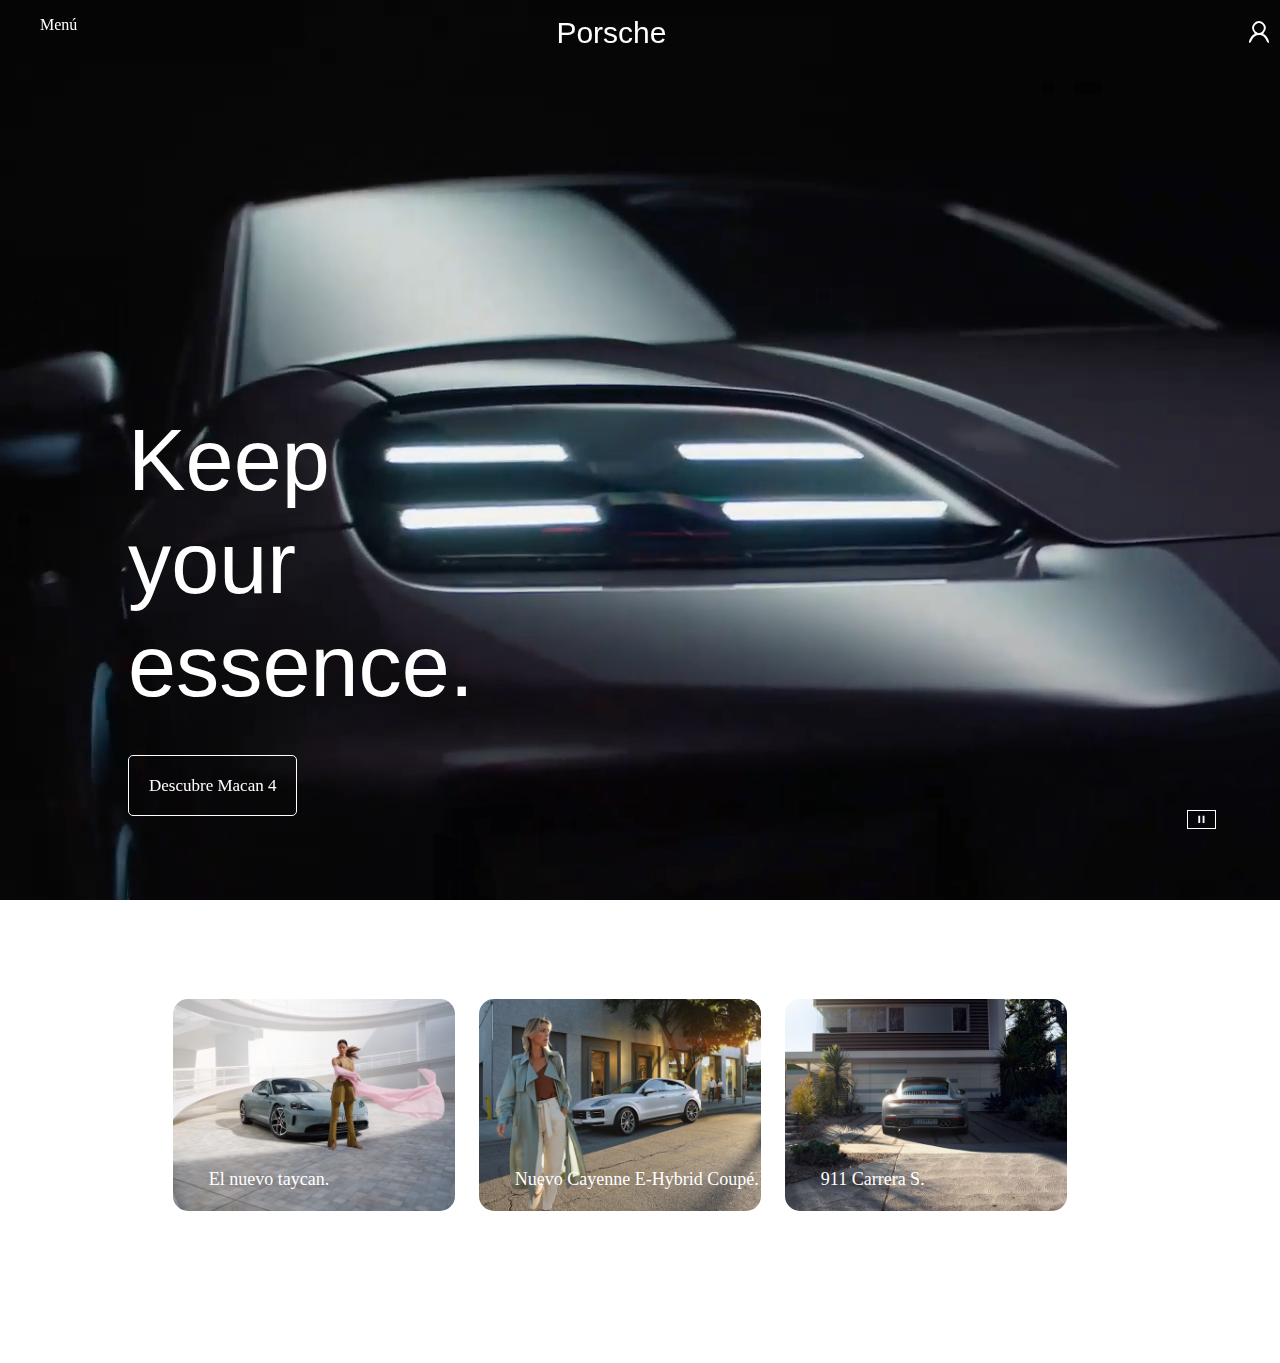
<file: porsche.html>
<html>
    <head>
        <title>porsche carlos</title>
        <link href="porsche.css" rel="stylesheet" type="text/css">
    </head>
    <body style="margin: 0; padding:0">
        <div id="parte1" class="parte1">
            <video autoplay muted loop id="video-background" onclick="window.location.href= 'https://www.porsche.com/spain/models/macan/macan-electric-models/macan-4-electric/'">
                <source src="NuevoMacan4.mp4" type="video/mp4">
            </video>
            <div class="contenido1">
                <div id="containerEnlace" onclick="window.location.href= 'https://www.porsche.com/spain/models/macan/macan-electric-models/macan-4-electric/'">
                    <h1>Keep your essence.</h1>
                    <a href="https://www.porsche.com/spain/models/macan/macan-electric-models/macan-4-electric/'" class="enlaceMacan4">Descubre Macan 4</a>
                </div>
                <div id="pause">
                    <button onclick=" 
                        if(document.getElementById('video-background').paused){
                            document.getElementById('video-background').play();
                            document.getElementById('pausa1').style.display='none'} 
                        else{
                            document.getElementById('video-background').pause()}">
                        <svg class="iconoPausa" id="pausa1" xmlns="http://www.w3.org/2000/svg" viewBox="0 0 24 24" width="100%" height="100%" style="fill: white;">
                        <path d="M7 6h3v12H7zm7 0h3v12h-3z"/>
                        </svg>
                        <svg class="iconoPausa" id="pausa2" xmlns="http://www.w3.org/2000/svg" viewBox="0 0 24 24" width="100%" height="100%" style="fill: white;">
                        <path d="M8 18V6l10 6z"/>
                        </svg>
                    </button>
                </div>
                <div id="navbar">
                    <nav class="navbar-items">
                        <ul class="navbar-items">
                            <li>Menú
                                <ul>

                                </ul>
                            </li>
                            <li class="porsche"><a href="https://www.porsche.com/spain/" style="text-decoration: none; color: white;">Porsche</a></li>
                            <li class="svgNavbar"><svg version="1.0" xmlns="http://www.w3.org/2000/svg"
                                width="100%" height="100%"
                                 >
                               
                               <g transform="translate(0.000000,32.000000) scale(0.100000,-0.100000)"
                               fill="#FFFFFF" stroke="none">
                               <path d="M112 247 c-26 -27 -28 -54 -6 -85 14 -20 14 -23 -1 -28 -16 -6 -45
                               -54 -45 -74 0 -20 15 -9 30 23 18 38 58 55 98 41 15 -5 33 -23 42 -41 15 -32
                               30 -43 30 -23 0 20 -29 68 -45 74 -15 5 -15 8 -1 28 22 32 20 61 -7 86 -30 28
                               -68 28 -95 -1z m82 -13 c31 -30 9 -84 -34 -84 -24 0 -50 26 -50 50 0 24 26 50
                               50 50 10 0 26 -7 34 -16z"/>
                               </g>
                               </svg></li>
                        </ul>
                    </nav>
                </div>
            </div>

        </div>
        <div id="parte2" class="parte2">
            <a href="https://www.porsche.com/spain/models/taycan/taycan-models/taycan/" class="Textoimagen1"><img src="ElnuevoTaycan.avif"></img><div class="Textoimagen">El nuevo taycan.</div></a>
            <a href="https://www.porsche.com/spain/models/cayenne/cayenne-coupe-models/"class="marginImg"><img src="NuevoCayenneE-HybridCoupé.avif"></img><div class="Textoimagen">Nuevo Cayenne E-Hybrid Coupé.</div></a>
            <a href="https://www.porsche.com/spain/models/cayenne/cayenne-coupe-models/"class="marginImg"><img src="911CarreraS.avif"></img><div class="Textoimagen">911 Carrera S.</div></a>
            

        </div>

    </body>
    </html>
</file>
<file: porsche.css>
#parte1 {
    position: relative;
    width: 100%;
    overflow: hidden;
    height: 100vh;
}
#parte1 video{
    position: absolute;
    top: 0;
    left: 0;
    
}
.contenido1{
    position: relative;
    z-index: 1;
}
#parte2{
    display: flex;
    margin-top: 11vh;
    padding-left: 13.5%;
    padding-right: 13.5%;
    margin-bottom: 14.58vh;
}
#parte2 img{
   width: 22.083vw;     
   border-radius: 15px;
   list-style-image: linear-gradient(to bottom, rgba(0, 0, 0, 0), rgba(0, 0, 0, 10));
}
#parte2 .enlace{
    width: 28.083vw; 
}
.marginImg {
    margin-left: 2.5%;
    text-decoration: none;
}
.enlaceMacan4{
    border: 1px solid white;
    text-decoration: none;
    color: white;
    padding: 20px;
    font-size: 17px;
    border-radius: 5px;
}
#containerEnlace {
    color: white;
    width: 30%;
    position: absolute;
    top: 39vh;
    left: 10%;
}
#containerEnlace h1{
    font-size: 50px;
    cursor:pointer;
    font: normal normal 400 clamp(2.28rem, 5.2vw + 1.24rem, 7.48rem) / calc(6px + 2.125ex) Porsche Next, Arial Narrow, Arial, Heiti SC, SimHei, sans-serif;
}
.enlaceMacan4:hover{
    background-color: rgba(89, 83, 83, 0.515);
}
#pause {
    position: absolute;
    right: 5%;
    top: 90vh;
    width: 15%;
    justify-content: flex-end;
    display: flex;
}
.iconoPausa {
    background-color: transparent;
}
#pause button {
    background-color: transparent;
    border: 1px solid white;
    width: 15%;
}
#pausa2 {
    display: none;
}
.Textoimagen {
    color: white;
    text-decoration: none;
    font-size: 18px;
    position: relative;
    left: 4vh;
    bottom: 18%;
}
.Textoimagen1 {
    text-decoration: none;             
}
#parte2 img:hover {
    transform: scale(1.06);
    transition: transform 0.3s ease; 
}
#navbar {
    display: flex;
    background-color: transparent;
    width: 100%;
    height: 60px;
}
.navbar-items {
    display: flex;
    width: 100%;
    list-style: none;
    justify-content: space-between;
    color: white;
}
.porsche {
    margin-right: 100px;
    font-family: "Porsche Next", "Arial Narrow", Arial, "Heiti SC", "SimHei", "sans-serif";
    font-size: 30;
}
.svgNavbar {
    justify-content: center;
    width: 3%;
}

.svgNavbar svg {
    width: 100%;
}
</file>
